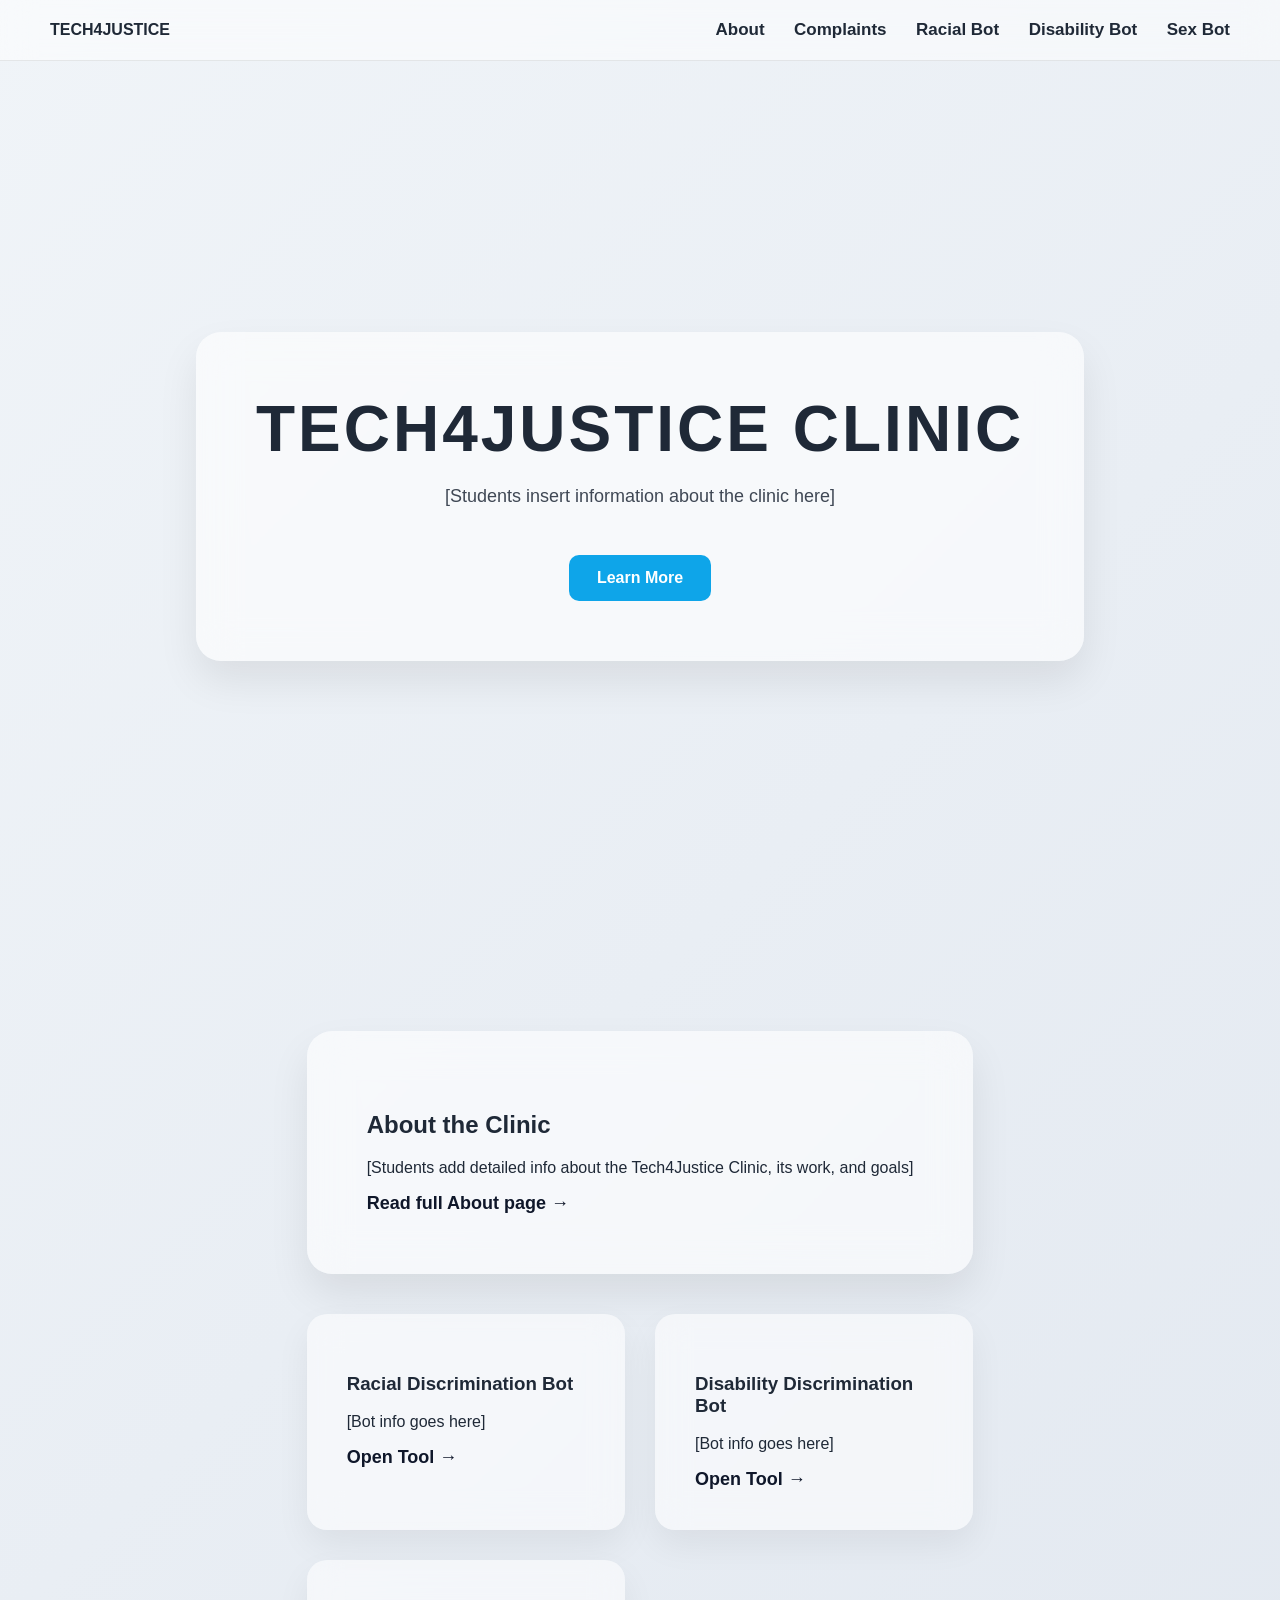
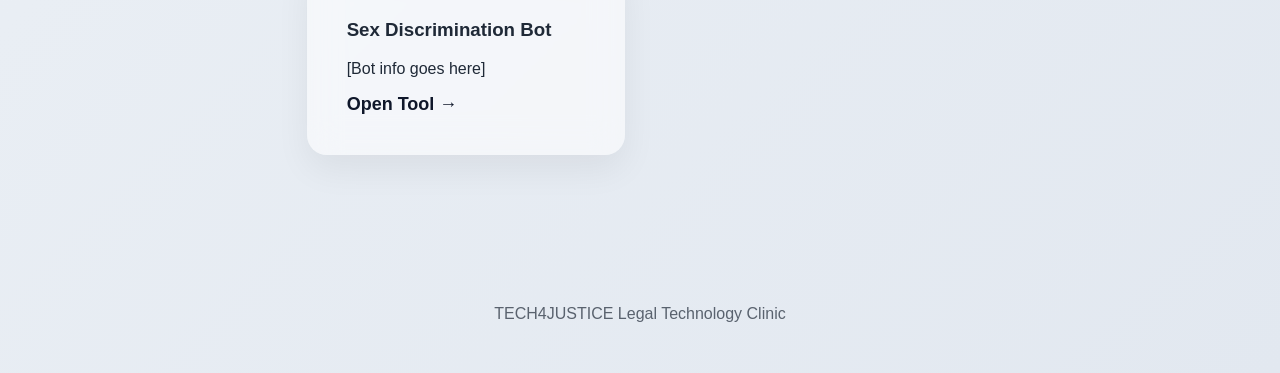
<file: index.html>
<!DOCTYPE html>
<html>
<head>
<title>TECH4JUSTICE Clinic</title>

<style>

/* --- Body & Font --- */
body {
  margin: 0;
  font-family: "Segoe UI", Roboto, sans-serif;
  background: linear-gradient(135deg, #f0f4f8, #e2e8f0);
  color: #1f2937;
  overflow-x: hidden;
}

/* --- Navigation --- */
nav {
  display: flex;
  justify-content: space-between;
  align-items: center;
  padding: 20px 50px;
  position: sticky;
  top: 0;
  background: rgba(255,255,255,0.5);
  backdrop-filter: blur(16px);
  border-bottom: 1px solid rgba(0,0,0,0.08);
  z-index: 100;
}

nav a {
  margin-left: 25px;
  text-decoration: none;
  color: #1f2937;
  font-weight: 600;
  font-size: 17px;
  transition: 0.3s;
}

nav a:hover {
  color: #0ea5e9;
}

/* --- Hero Section --- */
.hero {
  height: 90vh;
  display: flex;
  flex-direction: column;
  justify-content: center;
  align-items: center;
  text-align: center;
  padding: 30px;
}

.glass-hero {
  background: rgba(255,255,255,0.6);
  backdrop-filter: blur(20px);
  border-radius: 25px;
  padding: 60px;
  max-width: 900px;
  box-shadow: 0 20px 40px rgba(0,0,0,0.08);
}

.hero h1 {
  font-size: 64px;
  letter-spacing: 3px;
  margin: 0;
}

.hero p {
  margin-top: 20px;
  font-size: 18px;
  opacity: 0.85;
}

.button {
  margin-top: 30px;
  padding: 14px 28px;
  border-radius: 10px;
  background: #0ea5e9;
  color: white;
  text-decoration: none;
  font-weight: 600;
  display: inline-block;
  transition: 0.3s;
}

.button:hover {
  background: #0284c7;
}

/* --- Section Style --- */
.section {
  padding: 100px 20px;
  display: flex;
  justify-content: center;
}

.section-content {
  max-width: 900px;
}

.card-grid {
  display: grid;
  grid-template-columns: repeat(auto-fit,minmax(250px,1fr));
  gap: 30px;
  margin-top: 40px;
}

.card {
  background: rgba(255,255,255,0.55);
  backdrop-filter: blur(16px);
  border-radius: 20px;
  padding: 40px;
  transition: 0.3s;
  box-shadow: 0 15px 35px rgba(0,0,0,0.06);
}

.card:hover {
  transform: translateY(-5px);
}

.big-link {
  font-size: 18px;
  font-weight: 700;
  display: block;
  margin-top: 15px;
  text-decoration: none;
  color: #0f172a;
}

.big-link:hover {
  color: #0ea5e9;
}

/* --- Footer --- */
footer {
  text-align: center;
  padding: 50px;
  opacity: 0.7;
}

</style>

<script>
function scrollToAbout(){
  document.getElementById("about").scrollIntoView({behavior:"smooth"});
}
</script>

</head>
<body>

<nav>
  <div><b>TECH4JUSTICE</b></div>
  <div>
    <a href="#about">About</a>
    <a href="complaints.html">Complaints</a>
    <a href="chatbot-race.html">Racial Bot</a>
    <a href="chatbot-disability.html">Disability Bot</a>
    <a href="chatbot-sex.html">Sex Bot</a>
  </div>
</nav>

<section class="hero">
  <div class="glass-hero">
    <h1>TECH4JUSTICE CLINIC</h1>
    <p>[Students insert information about the clinic here]</p>
    <a class="button" onclick="scrollToAbout()">Learn More</a>
  </div>
</section>

<section class="section" id="about">
  <div class="section-content">
    <div class="glass-hero">
      <h2>About the Clinic</h2>
      <p>[Students add detailed info about the Tech4Justice Clinic, its work, and goals]</p>
      <a class="big-link" href="about.html">Read full About page →</a>
    </div>

    <div class="card-grid">
      <div class="card">
        <h3>Racial Discrimination Bot</h3>
        <p>[Bot info goes here]</p>
        <a class="big-link" href="chatbot-race.html">Open Tool →</a>
      </div>
      <div class="card">
        <h3>Disability Discrimination Bot</h3>
        <p>[Bot info goes here]</p>
        <a class="big-link" href="chatbot-disability.html">Open Tool →</a>
      </div>
      <div class="card">
        <h3>Sex Discrimination Bot</h3>
        <p>[Bot info goes here]</p>
        <a class="big-link" href="chatbot-sex.html">Open Tool →</a>
      </div>
    </div>
  </div>
</section>

<footer>
TECH4JUSTICE Legal Technology Clinic
</footer>

</body>
</html>
</file>
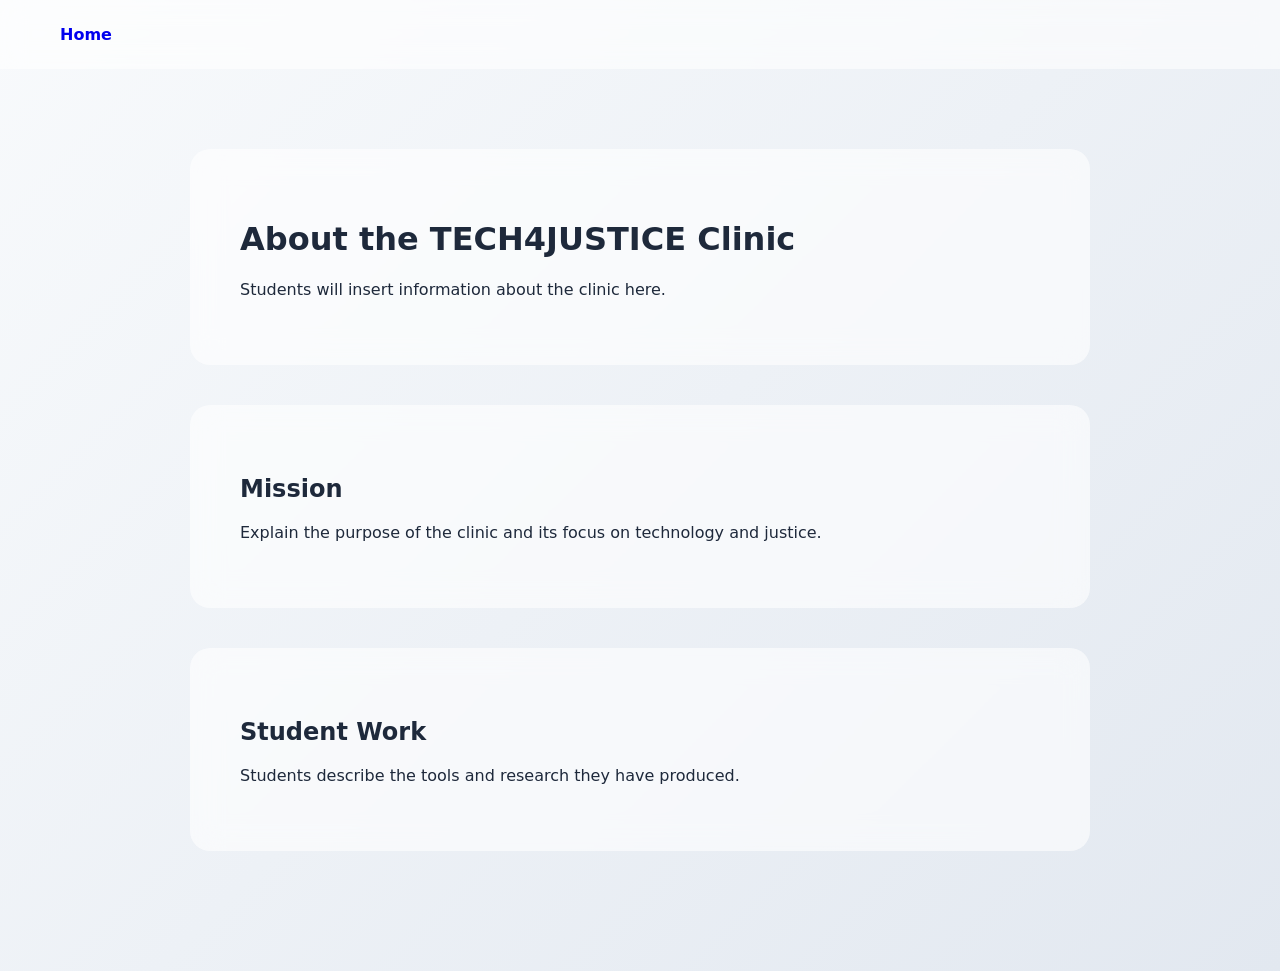
<file: about.html>
<!DOCTYPE html>
<html>
<head>

<title>About TECH4JUSTICE</title>

<style>

body{
margin:0;
font-family:system-ui;
background:linear-gradient(135deg,#f8fafc,#e2e8f0);
color:#1e293b;
}

nav{
padding:25px 60px;
background:rgba(255,255,255,0.6);
backdrop-filter:blur(12px);
}

nav a{
margin-right:20px;
text-decoration:none;
font-weight:600;
}

.container{
max-width:900px;
margin:auto;
padding:80px 20px;
}

.section{
background:rgba(255,255,255,0.6);
backdrop-filter:blur(15px);
border-radius:20px;
padding:50px;
margin-bottom:40px;
}

</style>

</head>

<body>

<nav>

<a href="index.html">Home</a>

</nav>

<div class="container">

<div class="section">

<h1>About the TECH4JUSTICE Clinic</h1>

<p>
Students will insert information about the clinic here.
</p>

</div>

<div class="section">

<h2>Mission</h2>

<p>
Explain the purpose of the clinic and its focus on technology and justice.
</p>

</div>

<div class="section">

<h2>Student Work</h2>

<p>
Students describe the tools and research they have produced.
</p>

</div>

</div>

</body>
</html>
</file>
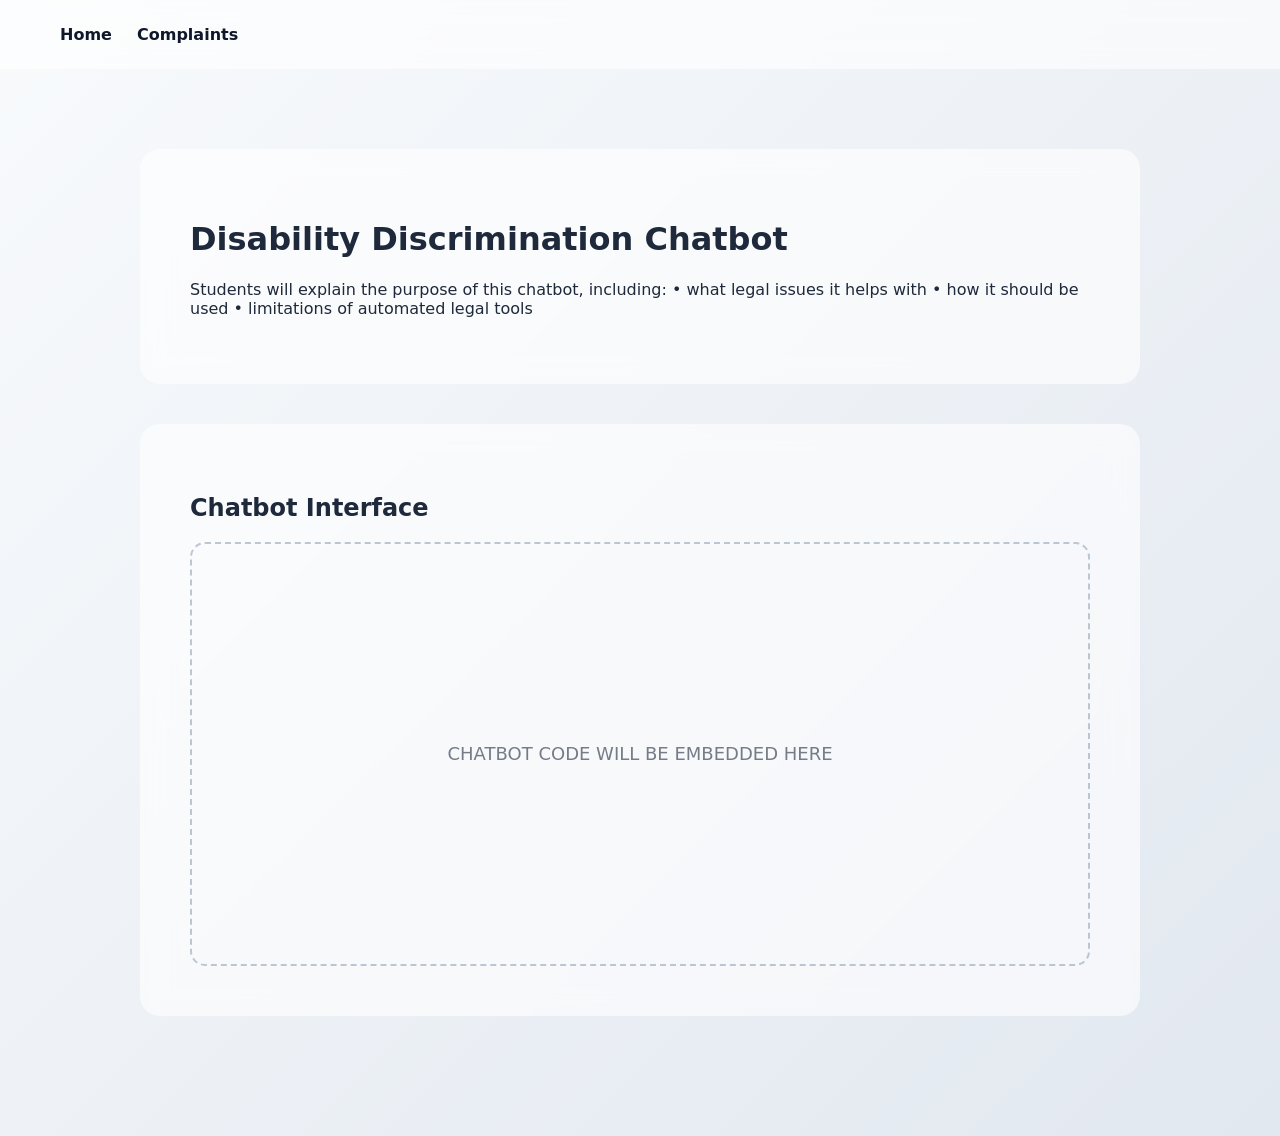
<file: chatbot-disability.html>
<!DOCTYPE html>
<html>
<head>

<title>Disability Discrimination Chatbot</title>

<style>

body{
margin:0;
font-family:system-ui;
background:linear-gradient(135deg,#f8fafc,#e2e8f0);
color:#1e293b;
}

nav{
padding:25px 60px;
background:rgba(255,255,255,0.6);
backdrop-filter:blur(12px);
}

nav a{
margin-right:20px;
text-decoration:none;
font-weight:600;
color:#0f172a;
}

.container{
max-width:1000px;
margin:auto;
padding:80px 20px;
}

.glass{
background:rgba(255,255,255,0.6);
backdrop-filter:blur(15px);
border-radius:20px;
padding:50px;
margin-bottom:40px;
}

.bot-space{
height:420px;
border-radius:15px;
border:2px dashed #94a3b8;
display:flex;
align-items:center;
justify-content:center;
font-size:18px;
opacity:0.6;
}

</style>

</head>

<body>

<nav>

<a href="index.html">Home</a>
<a href="complaints.html">Complaints</a>

</nav>

<div class="container">

<div class="glass">

<h1>Disability Discrimination Chatbot</h1>

<p>

Students will explain the purpose of this chatbot, including:

• what legal issues it helps with  
• how it should be used  
• limitations of automated legal tools  

</p>

</div>

<div class="glass">

<h2>Chatbot Interface</h2>

<div class="bot-space">

CHATBOT CODE WILL BE EMBEDDED HERE

</div>

</div>

</div>

</body>
</html>
</file>
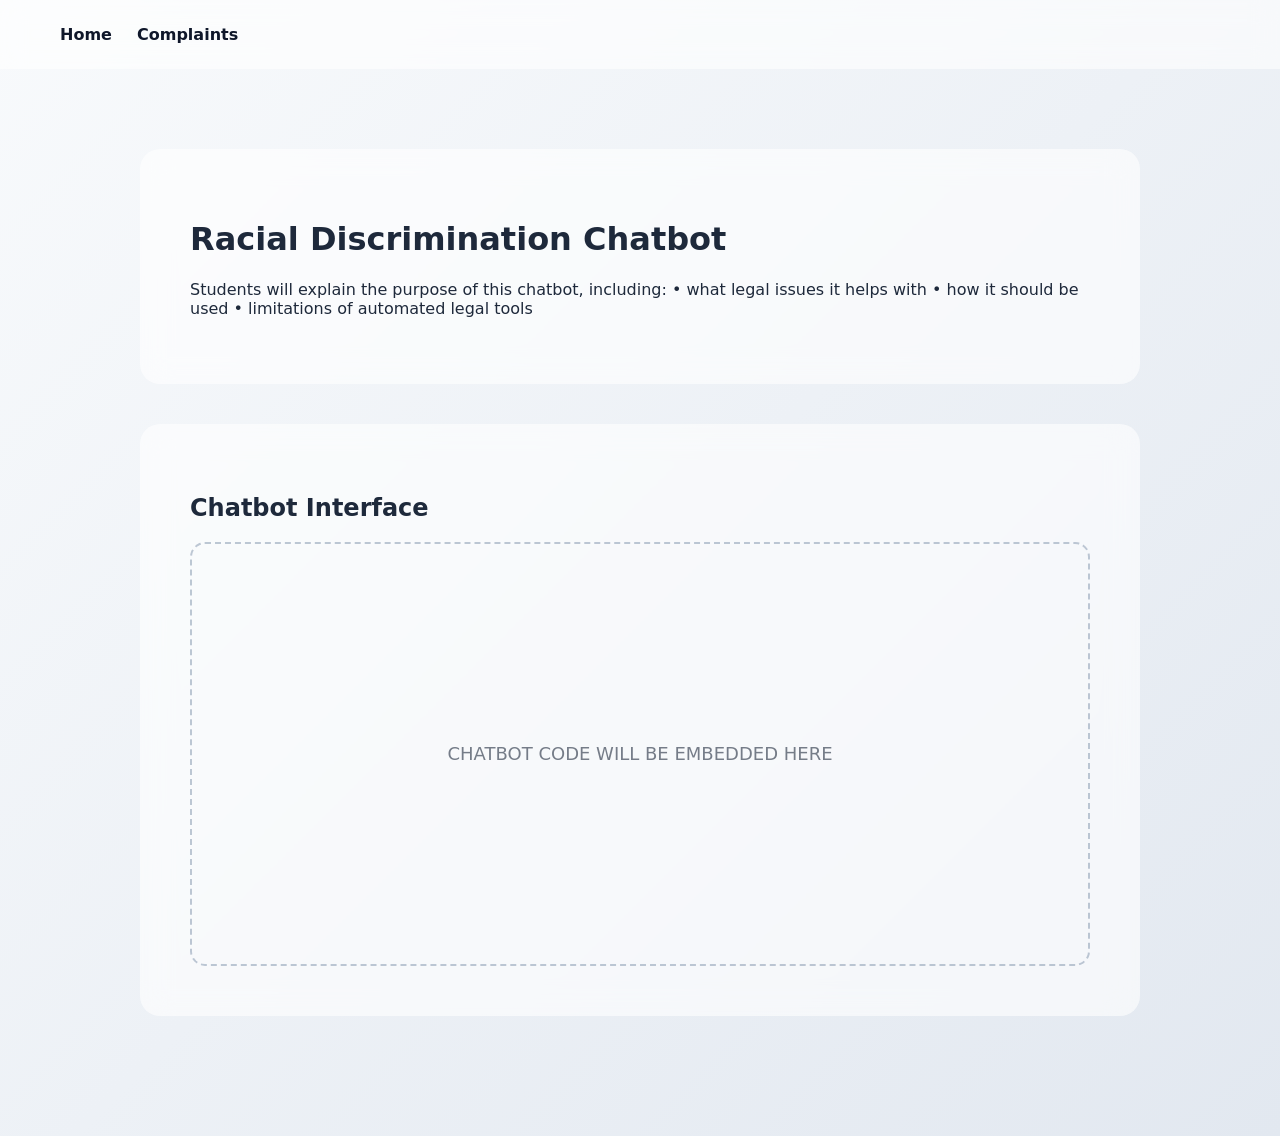
<file: chatbot-race.html>
<!DOCTYPE html>
<html>
<head>

<title>Racial Discrimination Chatbot</title>

<style>

body{
margin:0;
font-family:system-ui;
background:linear-gradient(135deg,#f8fafc,#e2e8f0);
color:#1e293b;
}

nav{
padding:25px 60px;
background:rgba(255,255,255,0.6);
backdrop-filter:blur(12px);
}

nav a{
margin-right:20px;
text-decoration:none;
font-weight:600;
color:#0f172a;
}

.container{
max-width:1000px;
margin:auto;
padding:80px 20px;
}

.glass{
background:rgba(255,255,255,0.6);
backdrop-filter:blur(15px);
border-radius:20px;
padding:50px;
margin-bottom:40px;
}

.bot-space{
height:420px;
border-radius:15px;
border:2px dashed #94a3b8;
display:flex;
align-items:center;
justify-content:center;
font-size:18px;
opacity:0.6;
}

</style>

</head>

<body>

<nav>

<a href="index.html">Home</a>
<a href="complaints.html">Complaints</a>

</nav>

<div class="container">

<div class="glass">

<h1>Racial Discrimination Chatbot</h1>

<p>

Students will explain the purpose of this chatbot, including:

• what legal issues it helps with  
• how it should be used  
• limitations of automated legal tools  

</p>

</div>

<div class="glass">

<h2>Chatbot Interface</h2>

<div class="bot-space">

CHATBOT CODE WILL BE EMBEDDED HERE

</div>

</div>

</div>

</body>
</html>
</file>
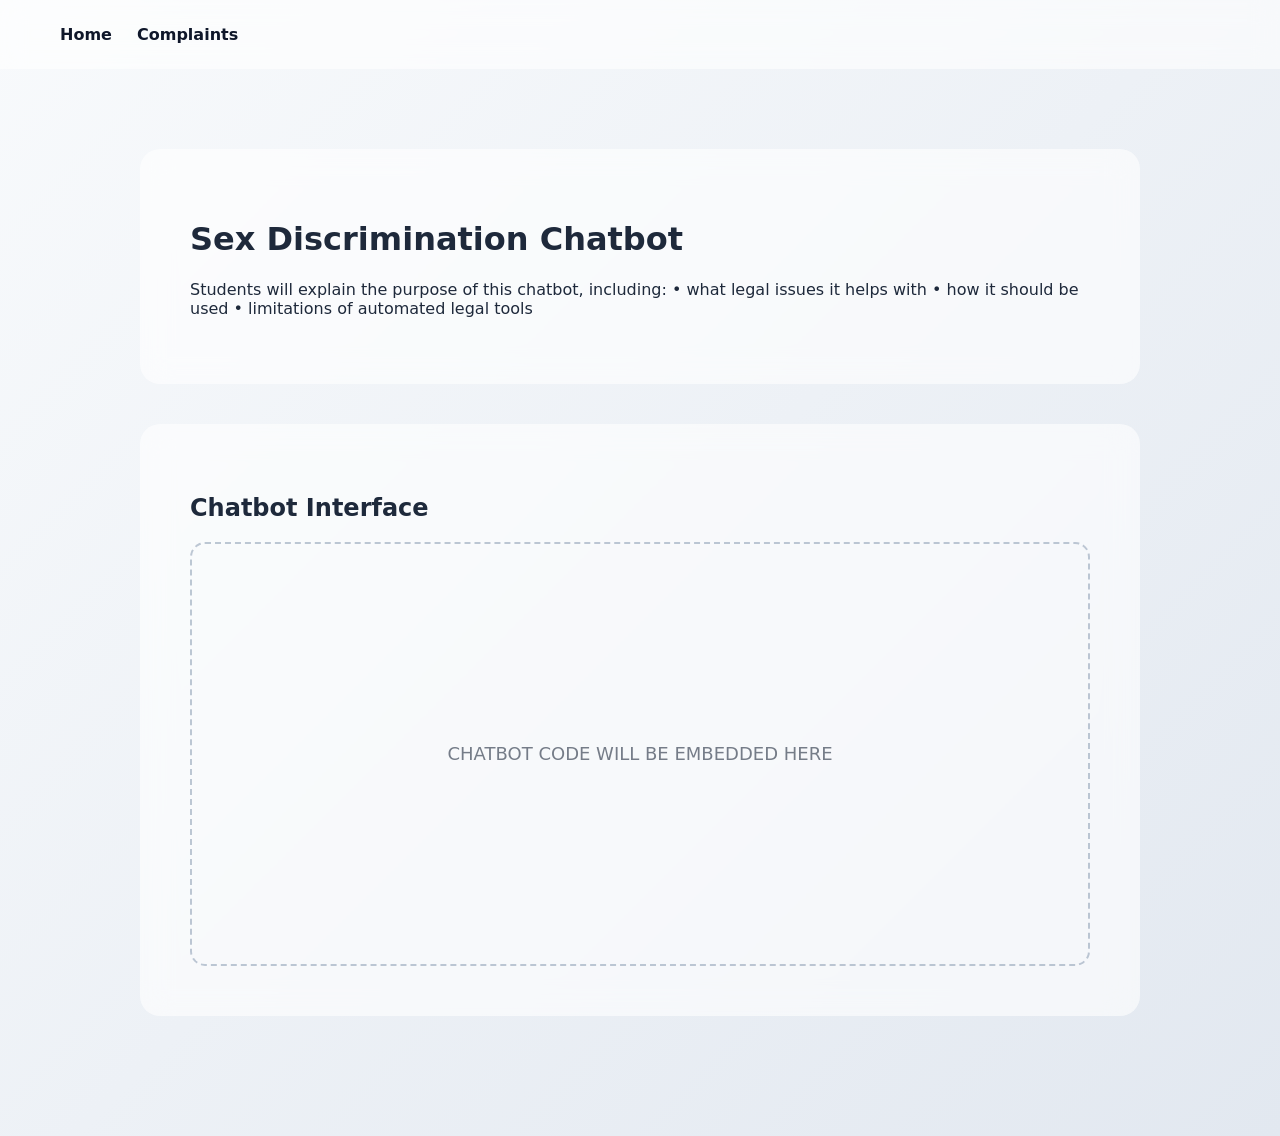
<file: Chatbot-Sex.html>
<!DOCTYPE html>
<html>
<head>

<title>Sex Discrimination Chatbot</title>

<style>

body{
margin:0;
font-family:system-ui;
background:linear-gradient(135deg,#f8fafc,#e2e8f0);
color:#1e293b;
}

nav{
padding:25px 60px;
background:rgba(255,255,255,0.6);
backdrop-filter:blur(12px);
}

nav a{
margin-right:20px;
text-decoration:none;
font-weight:600;
color:#0f172a;
}

.container{
max-width:1000px;
margin:auto;
padding:80px 20px;
}

.glass{
background:rgba(255,255,255,0.6);
backdrop-filter:blur(15px);
border-radius:20px;
padding:50px;
margin-bottom:40px;
}

.bot-space{
height:420px;
border-radius:15px;
border:2px dashed #94a3b8;
display:flex;
align-items:center;
justify-content:center;
font-size:18px;
opacity:0.6;
}

</style>

</head>

<body>

<nav>

<a href="index.html">Home</a>
<a href="complaints.html">Complaints</a>

</nav>

<div class="container">

<div class="glass">

<h1>Sex Discrimination Chatbot</h1>

<p>

Students will explain the purpose of this chatbot, including:

• what legal issues it helps with  
• how it should be used  
• limitations of automated legal tools  

</p>

</div>

<div class="glass">

<h2>Chatbot Interface</h2>

<div class="bot-space">

CHATBOT CODE WILL BE EMBEDDED HERE

</div>

</div>

</div>

</body>
</html>
</file>
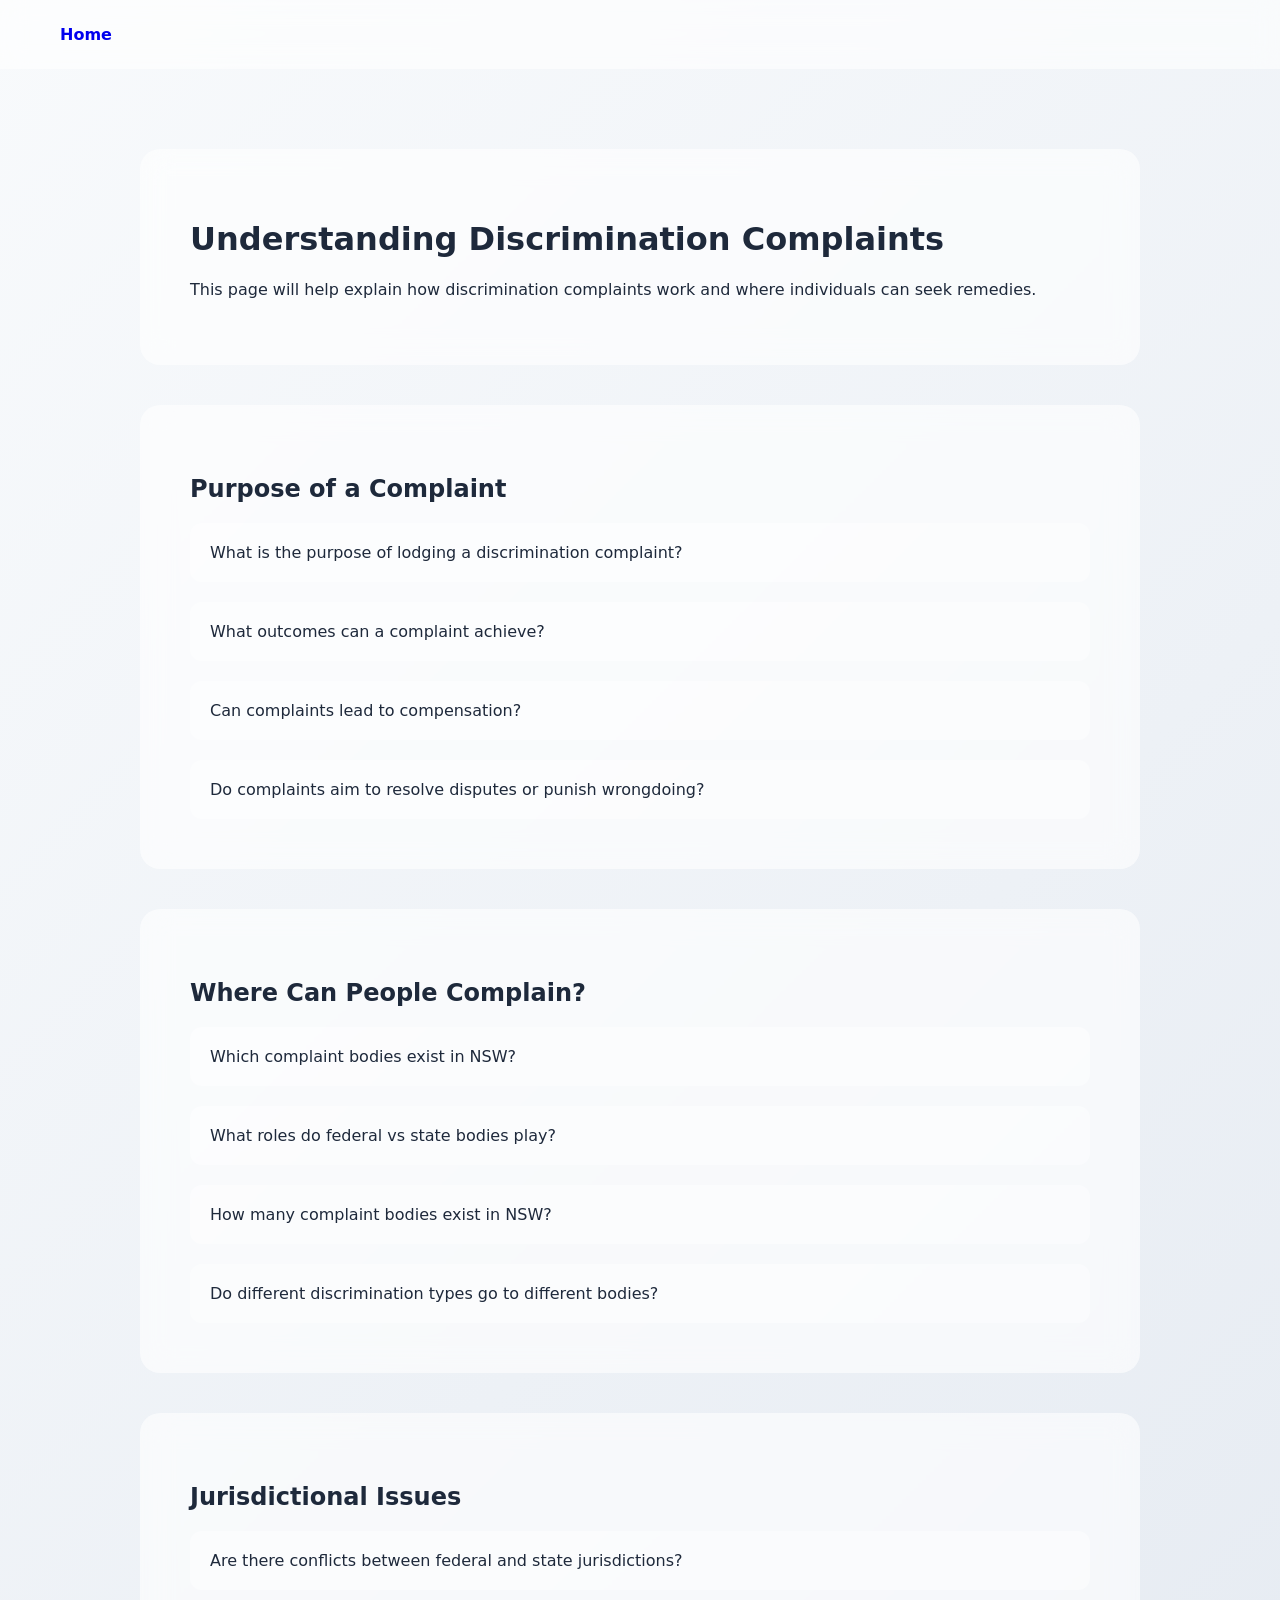
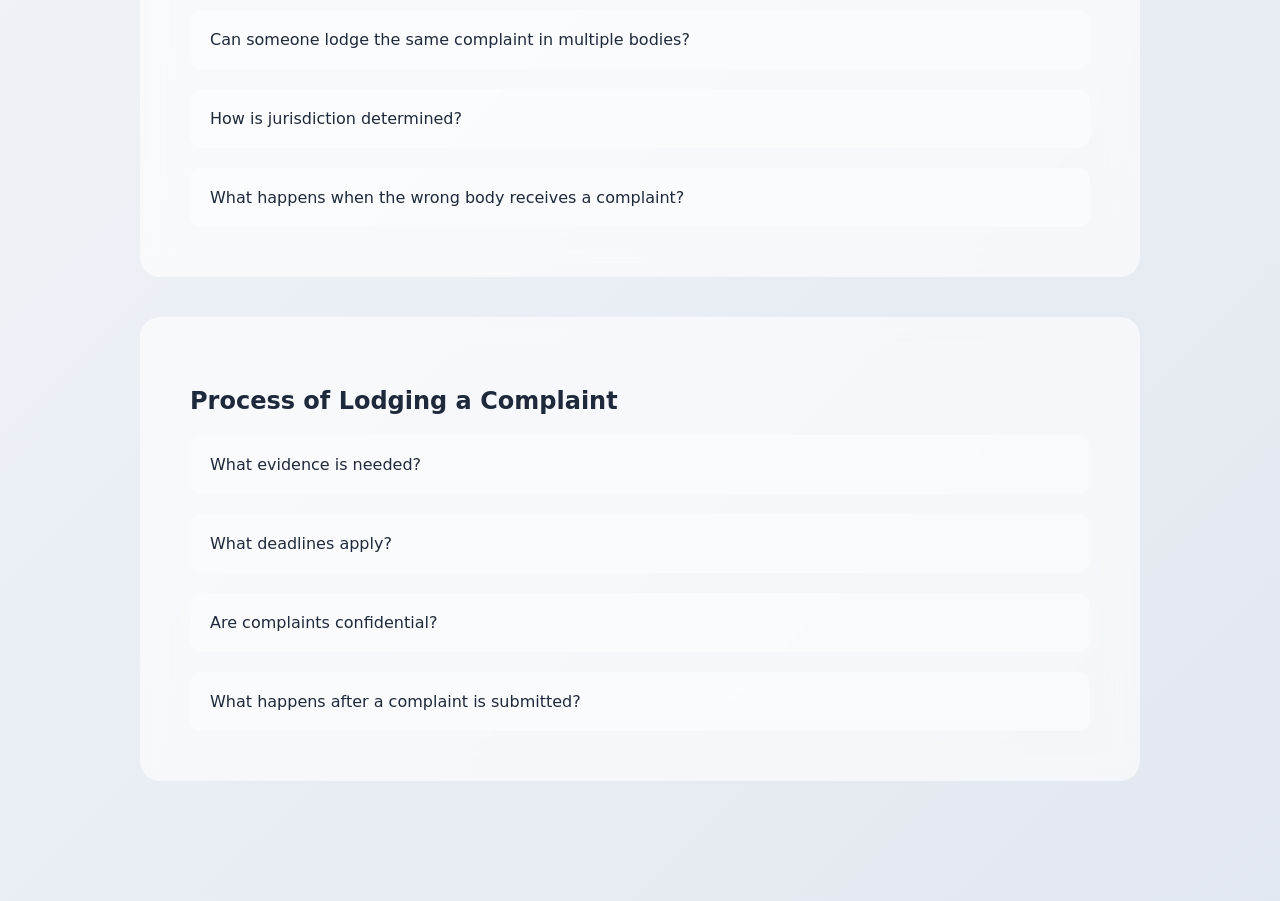
<file: complaints.html>
<!DOCTYPE html>
<html>
<head>

<title>Understanding Discrimination Complaints</title>

<style>

body{
margin:0;
font-family:system-ui;
background:linear-gradient(135deg,#f8fafc,#e2e8f0);
color:#1e293b;
}

nav{
padding:25px 60px;
background:rgba(255,255,255,0.6);
backdrop-filter:blur(12px);
}

nav a{
margin-right:20px;
text-decoration:none;
font-weight:600;
}

.container{
max-width:1000px;
margin:auto;
padding:80px 20px;
}

.section{
background:rgba(255,255,255,0.6);
backdrop-filter:blur(15px);
border-radius:20px;
padding:50px;
margin-bottom:40px;
}

.question{
margin-top:20px;
padding:20px;
background:rgba(255,255,255,0.4);
border-radius:12px;
}

</style>

</head>

<body>

<nav>

<a href="index.html">Home</a>

</nav>

<div class="container">

<div class="section">

<h1>Understanding Discrimination Complaints</h1>

<p>
This page will help explain how discrimination complaints work
and where individuals can seek remedies.
</p>

</div>

<div class="section">

<h2>Purpose of a Complaint</h2>

<div class="question">What is the purpose of lodging a discrimination complaint?</div>

<div class="question">What outcomes can a complaint achieve?</div>

<div class="question">Can complaints lead to compensation?</div>

<div class="question">Do complaints aim to resolve disputes or punish wrongdoing?</div>

</div>

<div class="section">

<h2>Where Can People Complain?</h2>

<div class="question">Which complaint bodies exist in NSW?</div>

<div class="question">What roles do federal vs state bodies play?</div>

<div class="question">How many complaint bodies exist in NSW?</div>

<div class="question">Do different discrimination types go to different bodies?</div>

</div>

<div class="section">

<h2>Jurisdictional Issues</h2>

<div class="question">Are there conflicts between federal and state jurisdictions?</div>

<div class="question">Can someone lodge the same complaint in multiple bodies?</div>

<div class="question">How is jurisdiction determined?</div>

<div class="question">What happens when the wrong body receives a complaint?</div>

</div>

<div class="section">

<h2>Process of Lodging a Complaint</h2>

<div class="question">What evidence is needed?</div>

<div class="question">What deadlines apply?</div>

<div class="question">Are complaints confidential?</div>

<div class="question">What happens after a complaint is submitted?</div>

</div>

</div>

</body>
</html>
</file>
